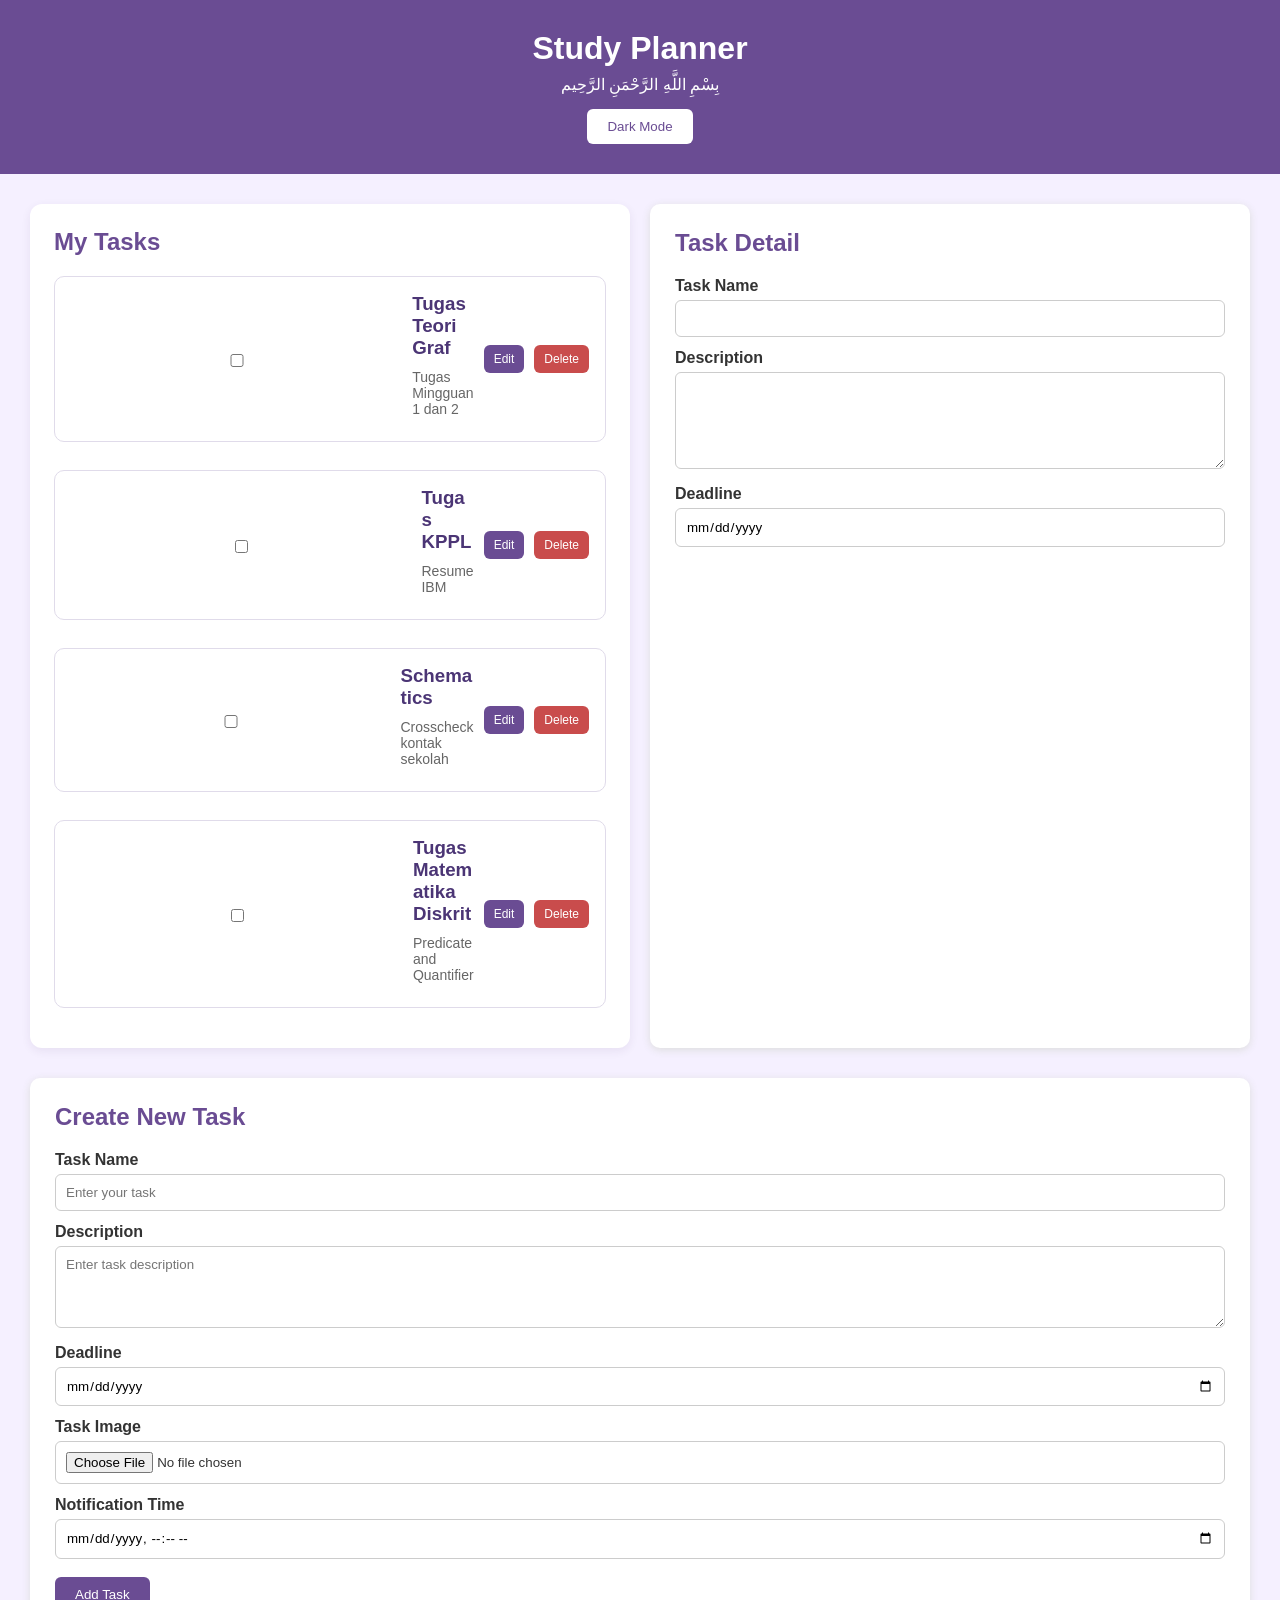
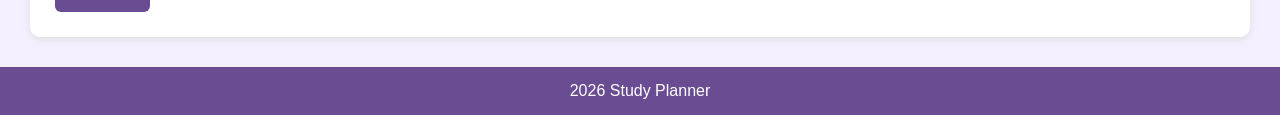
<file: index.html>
<!DOCTYPE html>
<html lang="en">

<head>
    <meta charset="UTF-8">
    <meta name="viewport" content="width=device-width, initial-scale=1.0">
    <title>Study Planner</title>

    <link rel="stylesheet" href="style.css">
</head>

<body>
    <header>
        <h1>Study Planner</h1>
        <p>بِسْمِ اللَّهِ الرَّحْمَنِ الرَّحِيم</p>

        <button type="button" id="darkModeButton">
            Dark Mode
        </button>
    </header>

    <main>
        <section class="task-list" aria-labelledby="taskListTitle">
            <h2 id="taskListTitle">My Tasks</h2>
            <div id="taskContainer" aria-live="polite">
            </div>
        </section>

        <aside class="task-detail" aria-labelledby="detailTitle">
            <h2 id="detailTitle">Task Detail</h2>
            <label for="detailName">Task Name</label>
            <input
                type="text"
                id="detailName"
                readonly
            >
            <label for="detailDescription">Description</label>
            <textarea
                id="detailDescription"
                rows="5"
                readonly
            ></textarea>
            <label for="detailDeadline">Deadline</label>
            <input
                type="date"
                id="detailDeadline"
                readonly
            >
        </aside>
    </main>

    <section class="new-task" aria-labelledby="newTaskTitle">
        <h2 id="newTaskTitle">Create New Task</h2>

        <form id="taskForm">
            <label for="taskName">
                Task Name
            </label>
            <input
                type="text"
                id="taskName"
                placeholder="Enter your task"
                required
            >

            <label for="taskDescription">
                Description
            </label>
            <textarea
                id="taskDescription"
                rows="4"
                placeholder="Enter task description"
                required
            ></textarea>

            <label for="taskDeadline">
                Deadline
            </label>
            <input
                type="date"
                id="taskDeadline"
            >

            <label for="taskImage">
                Task Image
            </label>
            <input
                type="file"
                id="taskImage"
                accept="image/*"
                capture="environment"
            >

            <label for="notificationTime">
                Notification Time
            </label>
            <input
                type="datetime-local"
                id="notificationTime"
            >

            <button type="submit">
                Add Task
            </button>
        </form>
    </section>

    <footer>
        <p>2026 Study Planner</p>
    </footer>

    <script src="script.js"></script>
</body>
</html>
</file>
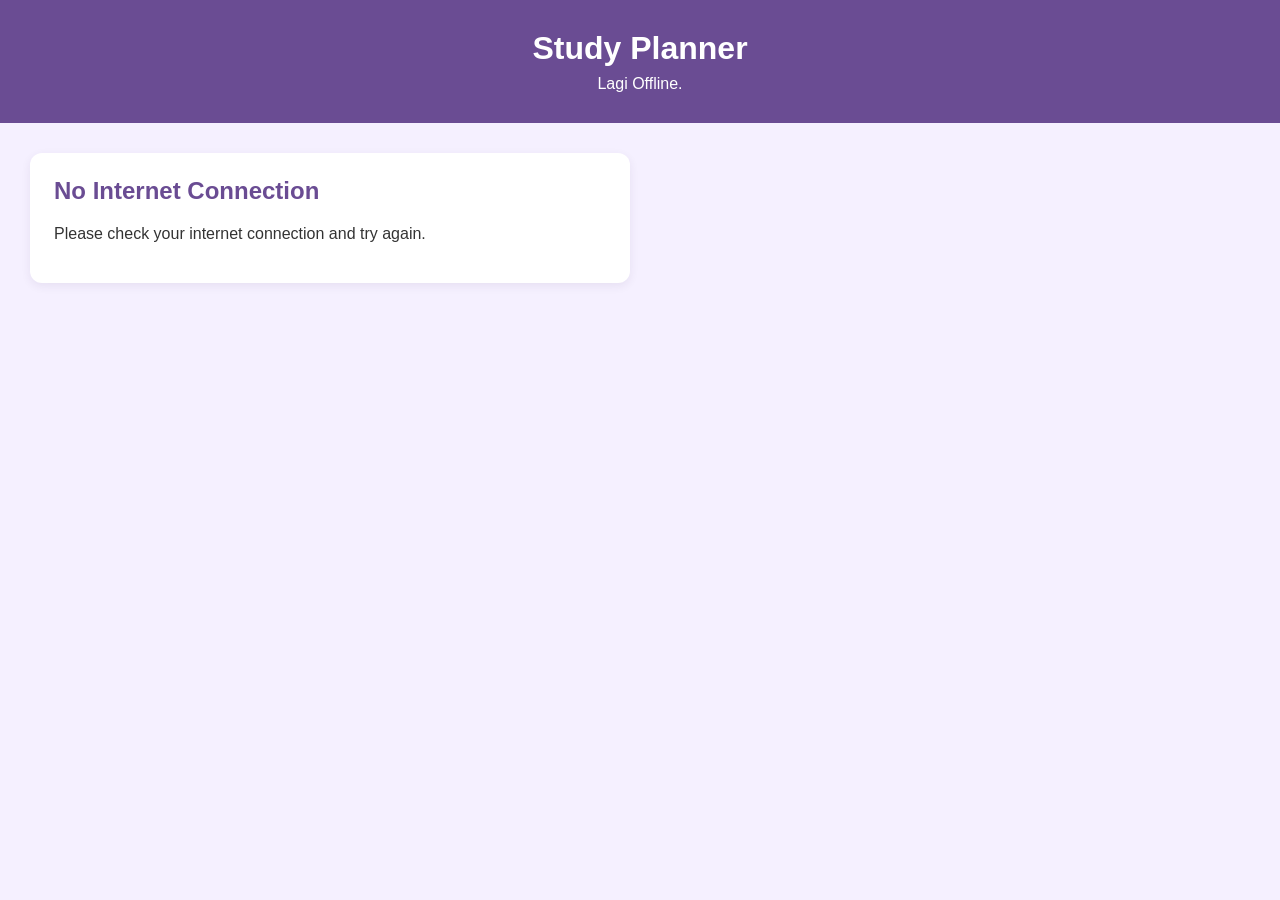
<file: offline.html>
<!DOCTYPE html>
<html lang="en">
<head>
    <meta charset="UTF-8">
    <meta name="viewport" content="width=device-width, initial-scale=1.0">
    <title>Offline - Study Planner</title>
    <link rel="stylesheet" href="style.css">
</head>
<body>
    <header>
        <h1>Study Planner</h1>
        <p>Lagi Offline.</p>
    </header>

    <main>
        <section class="task-list">
            <h2>No Internet Connection</h2>
            <p>
                Please check your internet connection
                and try again.
            </p>
        </section>
    </main>
</body>
</html>
</file>
<file: style.css>
* {
    box-sizing: border-box;
}

body {
    margin: 0;
    font-family: Arial, sans-serif;
    background-color: #f5f0ff;
    color: #333;
}

header {
    background-color: #6a4c93;
    color: white;
    text-align: center;
    padding: 30px;
}

header h1 {
    margin: 0;
    font-size: 32px;
}

header p {
    margin: 8px 0 0;
}

main {
    display: grid;
    grid-template-columns: 1fr 1fr;
    gap: 20px;
    padding: 30px;
}

.task-list,
.task-detail,
.new-task {
    background-color: white;
    padding: 25px;
    border-radius: 10px;
    box-shadow: 0 2px 8px #ddd;
}

h2 {
    color: #6a4c93;
    margin-top: 0;
}

.task {
    display: flex;
    align-items: flex-start;
    gap: 10px;

    padding: 15px;
    margin-bottom: 12px;

    border: 1px solid #ddd;
    border-radius: 8px;

    background-color: #faf8ff;
}

.task input[type="checkbox"] {
    margin-top: 5px;
}

.task h3 {
    margin: 0 0 5px;
    color: #4b3575;
}

.task p {
    margin: 0 0 5px;
    font-size: 14px;
    color: #666;
}

.task div {
    flex: 1;
}

.task-image {
    width: 120px;
    max-height: 100px;
    object-fit: cover;
    border-radius: 6px;
    margin-top: 10px;
}

label {
    display: block;
    margin-top: 12px;
    margin-bottom: 5px;
    font-weight: bold;
}

input,
textarea {
    width: 100%;
    padding: 10px;

    border: 1px solid #ccc;
    border-radius: 6px;

    font-family: Arial, sans-serif;
}

textarea {
    resize: vertical;
}

button {
    margin-top: 18px;

    padding: 10px 20px;

    background-color: #6a4c93;
    color: white;

    border: none;
    border-radius: 6px;

    cursor: pointer;
}

button:hover {
    background-color: #513675;
}

button:focus,
input:focus,
textarea:focus {
    outline: 3px solid #c9a7ff;
    outline-offset: 2px;
}

.new-task {
    margin: 0 30px 30px;
}

footer {
    background-color: #6a4c93;
    color: white;

    text-align: center;
    padding: 15px;
}

footer p {
    margin: 0;
}

.edit-button,
.delete-button {
    margin-top: 0;
    padding: 7px 10px;
    font-size: 12px;
}

.delete-button {
    background-color: #c94c4c;
}

.delete-button:hover {
    background-color: #a83d3d;
}

.task.completed h3,
.task.completed p {
    text-decoration: line-through;
    opacity: 0.6;
}

body.dark-mode {
    background-color: #222;
    color: white;
}

body.dark-mode .task-list,
body.dark-mode .task-detail,
body.dark-mode .new-task {
    background-color: #333;
}

body.dark-mode .task {
    background-color: #444;
    border-color: #666;
}

body.dark-mode .task h3 {
    color: #ddd;
}

body.dark-mode .task p {
    color: #ccc;
}

body.dark-mode h2 {
    color: #c9a7ff;
}

#darkModeButton {
    margin-top: 15px;
    background-color: white;
    color: #6a4c93;
}

#darkModeButton:hover {
    background-color: #eee;
}

.menu-bar {
    display: flex;
    justify-content: center;
    gap: 12px;
    padding: 16px;
    background-color: #eee5fb;
}

.menu-bar a {
    padding: 10px 18px;
    border-radius: 6px;
    text-decoration: none;
    background-color: #6a4c93;
    color: white;
}

.menu-bar a:hover {
    background-color: #513675;
}

.task-list {
    background-color: #ffffff;
    padding: 24px;
    border-radius: 12px;
    box-shadow: 0 3px 10px rgba(60, 40, 90, 0.08);
    min-width: 0;
}

.task-list h2 {
    margin-bottom: 20px;
}

#taskContainer {
    display: flex;
    flex-direction: column;
    gap: 12px;
}

.task {
    display: flex;
    align-items: center;
    padding: 16px;
    margin-bottom: 12px;
    border: 1px solid #d5c5e8;
    border-radius: 10px;
    background-color: #ffffff;
}

.task h3 {
    margin: 0 0 8px;
    color: #4b3575;
    overflow-wrap: anywhere;
}

.task p {
    margin: 5px 0;
    font-size: 14px;
    color: #666;
}

.task a {
    display: inline-block;
    margin-top: 8px;
    padding: 6px 14px;
    background-color: #6c4ab6;
    color: white;
    text-decoration: none;
    border-radius: 6px;
    font-size: 14px;
}

.task a:hover {
    background-color: #563693;
}

.task {
    padding: 16px;
    margin-bottom: 16px;
    border-radius: 10px;
    border: 1px solid #e0dbea;
    background-color: white;
}

.task h3 {
    margin-top: 0;
    margin-bottom: 10px;
}

.task p {
    margin: 8px 0;
}

.task-actions {
    display: flex;
    justify-content: flex-end;
    align-items: center;
    gap: 10px;
    margin-top: 15px;
}

.task-actions form {
    margin: 0;
}

.task-actions .delete-button {
    padding: 7px 16px;
    background-color: #dc3545;
    color: white;
    border: none;
    border-radius: 6px;
    font-size: 14px;
    cursor: pointer;
}

.task-actions .delete-button:hover {
    background-color: #b02a37;
}

.task-actions a {
    display: inline-block;
    padding: 7px 16px;
    background-color: #6c4ab6;
    color: white;
    text-decoration: none;
    border-radius: 6px;
    font-size: 14px;
}

.task-actions a:hover {
    background-color: #563693;
}

.edit-container {
    max-width: 700px;
    margin: 40px auto;
    padding: 28px;
    background-color: #f3f0ff;
    border: 1px solid #e0dbea;
    border-radius: 14px;
    box-sizing: border-box;
}

.edit-container h2 {
    margin-top: 0;
    margin-bottom: 24px;
}

.edit-container form {
    display: flex;
    flex-direction: column;
    gap: 10px;
}

.edit-container input,
.edit-container textarea,
.edit-container select {
    width: 100%;
    padding: 10px;
    box-sizing: border-box;
    border: 1px solid #d8d2e5;
    border-radius: 7px;
}

.edit-container button {
    padding: 10px 18px;
    background-color: #6c4ab6;
    color: white;
    border: none;
    border-radius: 7px;
    cursor: pointer;
}

#installButton {
    background-color: white;
    color: #6a4c93;
    margin-left: 8px;
}

#installButton:hover {
    background-color: #eee;
}

@media (max-width: 768px) {

    main {
        grid-template-columns: 1fr;
        padding: 15px;
    }

    .new-task {
        margin: 0 15px 15px;
    }

    header h1 {
        font-size: 26px;
    }

    .task {
        flex-wrap: wrap;
    }

}
</file>
